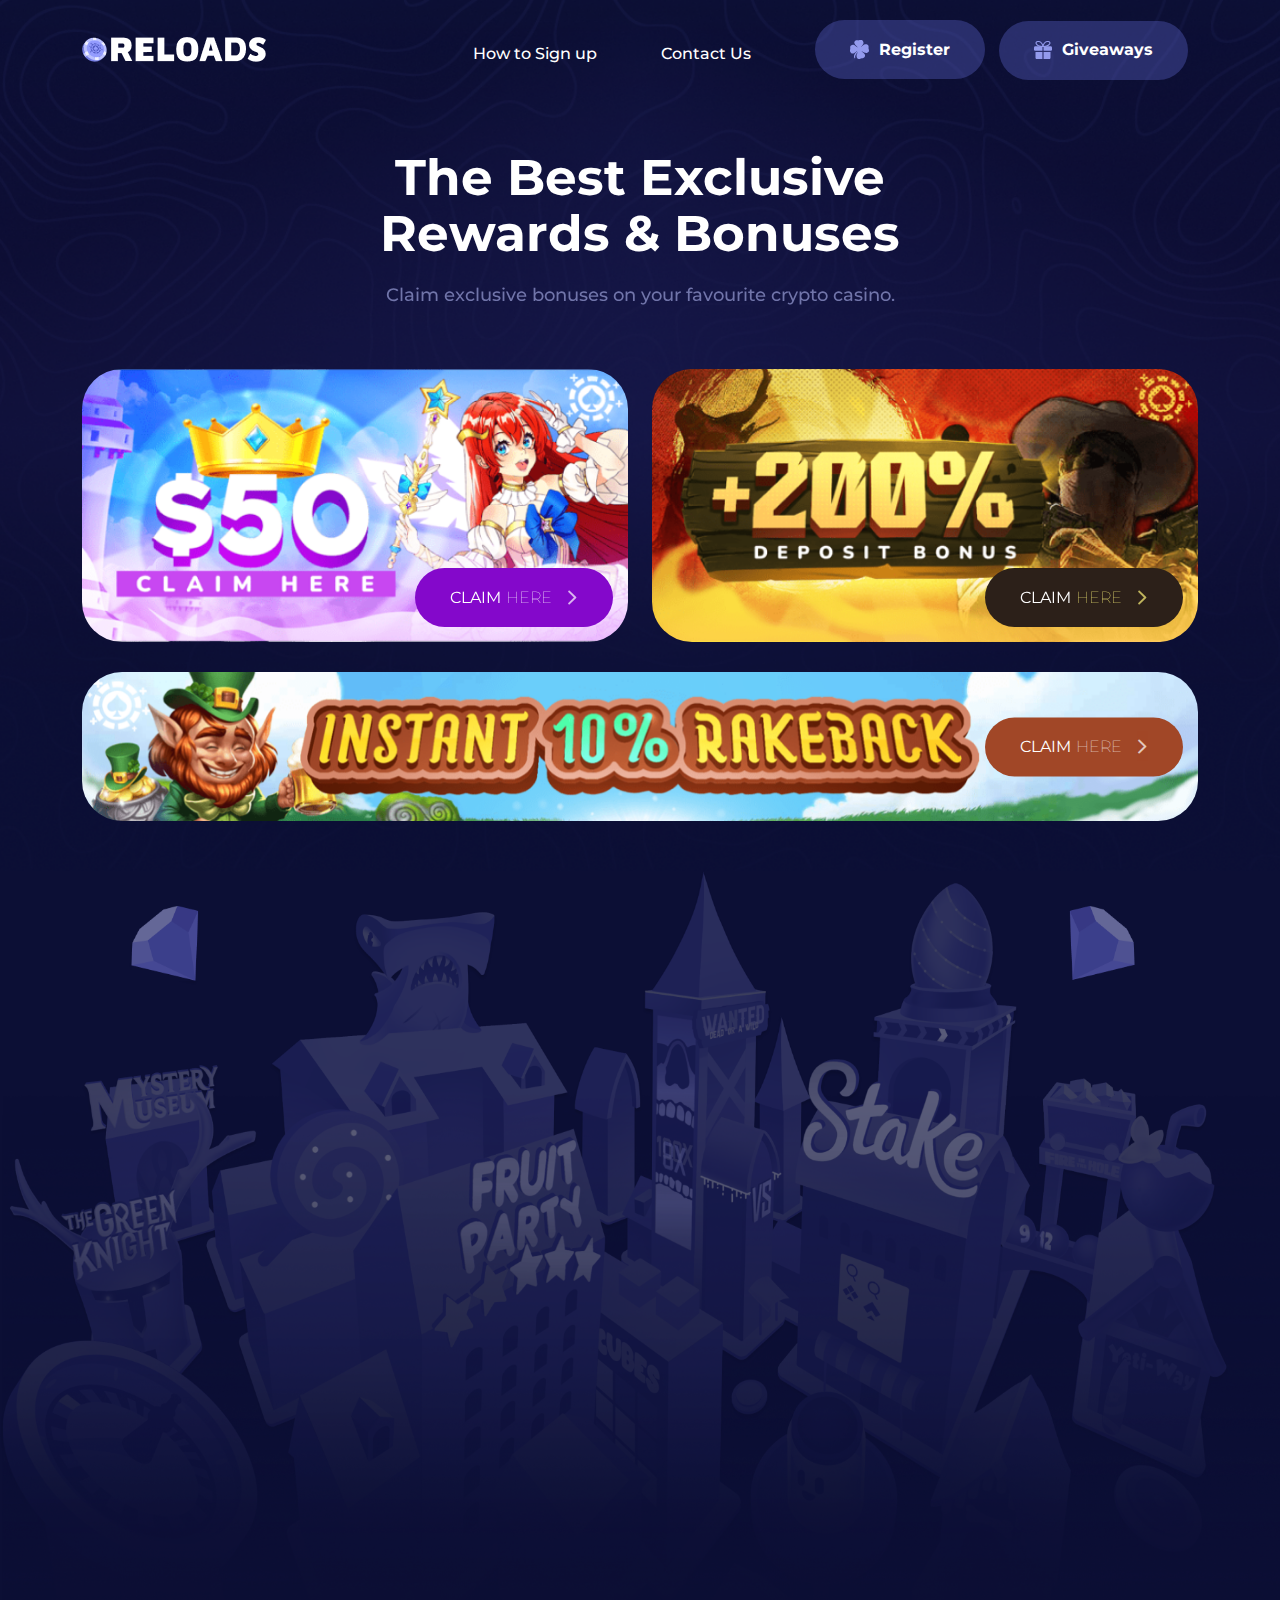
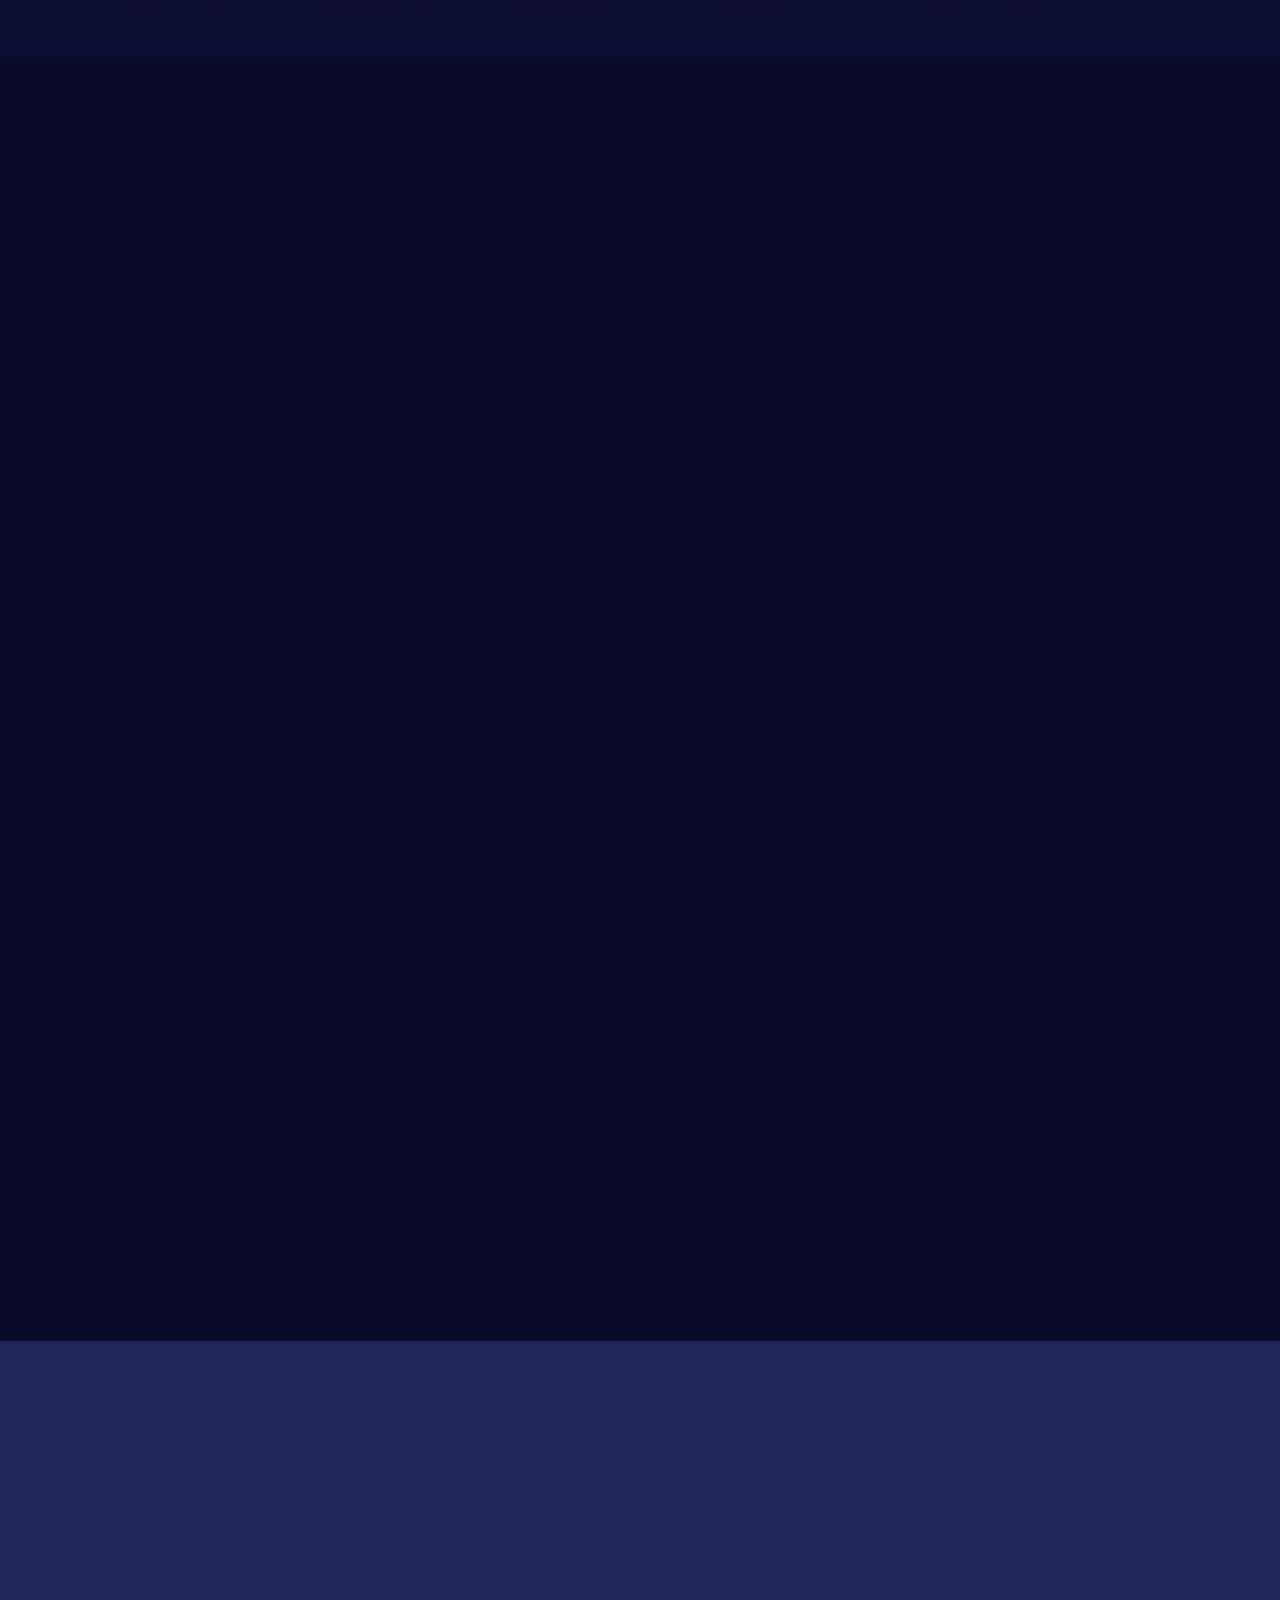
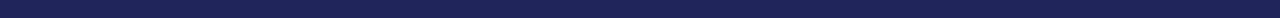
<file: index.html>
<!doctype html>
<html class="no-js" lang="">
    <head>
        <meta charset="utf-8">
        <meta http-equiv="x-ua-compatible" content="ie=edge">
        <title>Site Title Here</title>
        <meta name="description" content="">
        <meta name="viewport" content="width=device-width, initial-scale=1"> 
		<link rel="shortcut icon" type="./assets/img/favicon.ico" href="#">
        <link rel="icon" href="./assets/img/favicon.ico"/>
        <!-- Place favicon.ico in the root directory -->
        
		<!-- CSS here -->
        <link rel="stylesheet" href="assets/css/bootstrap.min.css">
        <link rel="stylesheet" href="assets/css/owl.carousel.min.css"> 
        <link rel="stylesheet" href="assets/css/slick.css"> 
        <link rel="stylesheet" href="assets/css/magnific-popup.css"> 
        <link rel="stylesheet" href="assets/css/fontawesome.min.css">  
        <link rel="stylesheet" href="assets/css/style.css">
        <link rel="stylesheet" href="assets/css/responsive.css">
        <link href="assets/css/aos.css" rel="stylesheet">

    </head>
    <body>

       
    <!-- header-area START -->
    <div class="header-area">
        <div class="container">
            <div class="row align-items-center">
                <div class="col-lg-2 col-6">
                    <div class="logo-area">
                        <a href="/"><img src="assets/img/logo.png" alt=""></a>
                    </div>
                </div>
                <div class="col-lg-10 d-none d-lg-block text-right">
                    <div class="menu-area">
                        <nav>
                            <ul id="nav">
                                <li><a href="./howto.html">How to Sign up</a></li>
                                <li><a href="#">Contact Us</a></li>  
                                <li><a class="theme-btn" href="./howto.html"><img src="assets/img/leaf.svg" alt=""> Register</a></li> 
                                <li><a class="theme-btn" href="./lastpage.html"><img src="assets/img/gift.svg" alt=""> Giveaways</a></li>
                            </ul>
                        </nav>
                    </div>
                </div>
                <div class="col-6 d-block d-lg-none text-center">
                    <div class="bar">
                        <a class="bar-icon siteBar-btn" href="#">
                            <span></span>
                        </a>
                    </div>
                </div>
            </div>
        </div>
    </div>
        <!-- mobile-menu START -->
        <div class="mobile-menu">
            <a href="#" class="bars siteBar-btn"><svg class="bi bi-x" width="1em" height="1em" viewBox="0 0 16 16" fill="currentColor" xmlns="http://www.w3.org/2000/svg">
                <path fill-rule="evenodd" d="M11.854 4.146a.5.5 0 010 .708l-7 7a.5.5 0 01-.708-.708l7-7a.5.5 0 01.708 0z" clip-rule="evenodd"/>
                <path fill-rule="evenodd" d="M4.146 4.146a.5.5 0 000 .708l7 7a.5.5 0 00.708-.708l-7-7a.5.5 0 00-.708 0z" clip-rule="evenodd"/>
            </svg></a> 
            <a href="index.html" class="mbl_logo"><img src="assets/img/logo.png" alt=""></a>
            <nav> 
                <ul>
                    <li><a href="./howto.html">How to Sign up</a></li>
                    <li><a href="#">Contact Us</a></li> 
                    <li><a class="theme-btn" href="./howto.html"><img src="assets/img/leaf.svg" alt=""> Register</a></li> 
                    <li><a class="theme-btn" href="./lastpage.html"><img src="assets/img/gift.svg" alt=""> Giveaways</a></li>
                </ul>
            </nav> 
        </div> 
    <!-- header-area END -->


    <!-- rewards_area STARTED -->
    <div class="rewards_area"> 
        <div class="rewards_top"> 
            <div class="container">
                <div class="row">
                    <div class="col-lg-6 offset-lg-3 text-center" data-aos="fade-up">
                        <div class="section_title">
                            <h1>The Best Exclusive
                                Rewards & Bonuses</h1>
                            <p>Claim exclusive bonuses on your favourite crypto casino.</p>
                        </div>
                    </div>
                </div>
                <div class="row">
                    <div class="col-lg-6">
                        <div class="banner_blk" data-aos="fade-right" data-aos-delay="100">
                            <img src="assets/img/banner50.png" alt="">
                            <a href="#" class="theme-btn pirpleBtn"><b>CLAIM</b> HERE <i class="far fa-angle-right"></i></a>
                        </div>
                    </div>
                    <div class="col-lg-6">
                        <div class="banner_blk" data-aos="fade-left" data-aos-delay="100">
                            <img src="assets/img/banner200.png" alt="">
                            <a href="#" class="theme-btn blackBtn"><b>CLAIM</b> HERE <i class="far fa-angle-right"></i></a>
                        </div> 
                    </div>
                    <div class="col-lg-12">
                        <div class="banner_blk btnInMdl" data-aos="fade-up" data-aos-delay="100">
                            <img src="assets/img/banner10.png" alt="">
                            <a href="#" class="theme-btn redBtn"><b>CLAIM</b> HERE <i class="far fa-angle-right"></i></a>
                        </div> 
                    </div>
                </div>
            </div>
        </div>
        <div class="rewards_bottom">
            <img src="assets/img/stack_backg.png" alt="" class="background">
            <div class="container">
                <div class="row">
                    <div class="col-lg-12">
                        <div class="rewards_wrp">
                            <div class="rewards_content" data-aos="fade-in"> 
                                <h2>Register Today
                                    Instantly</h2>
                                <p>Sign Up using code “foss”, choose a
                                    bonus, complete the steps and
                                    enjoy your bonus!</p>
                                <img src="assets/img/gift.png" alt="" data-aos="zoom-out" data-aos-delay="100">
                            </div>
                            <div class="rewards_img" data-aos="zoom-out" data-aos-delay="300">
                                <img class="stack_img hbrToLight" src="assets/img/stack_img.png" alt="">
                                <img class="stack_img_small hbrToLight" src="assets/img/stack_img_sml.png" alt="">
                                <img class="fire_img" src="assets/img/fireMachin.png" alt="" data-aos="zoom-in" data-aos-delay="350">
                            </div>
                            <a href="#" class="theme-btn withArrow hbrToLight" data-aos="fade-in" data-aos-delay="400"><div>Claim Bonus</div> <span><i class="fal fa-angle-right"></i></span></a>
                        </div>
                    </div>
                </div>
            </div>
        </div>
    </div>
    <!-- rewards_area END -->

    <!-- Stack-area STARTED  -->
    <div class="stack-area">
        <div class="container">
            <div class="row">
                <div class="col-lg-6 offset-lg-3">
                    <div class="section_title" data-aos="fade-up">
                        <img src="assets/img/stack_logo.png" alt="">
                        <h3>Exclusive Bonuses</h3>
                        <p>Choose the bonus you would like to claim, complete the steps and enjoy your bonus!</p>
                    </div>
                </div>
            </div>
            <div class="bonus-blks">
                <img src="assets/img/stake-card.png" data-aos="zoom-in" data-aos-delay="500" alt="">
                <div class="row">
                    <div class="col-lg-4 col-md-6">
                        <div class="bonus_blk" data-aos="fade-up" data-aos-delay="100">
                            <img src="assets/img/diamond.png" alt="">
                            <div class="bonus_top">
                                <h2>200% <span>Deposit Bonus</span></h2>
                                <p>Complete the steps to receive your reward.</p>
                                <a href="#" class="theme-btn withArrow"><div>Claim Bonus</div> <span><i class="fal fa-angle-right"></i></span></a>
                            </div>
                            <ul class="bonus_bottom">
                                <li><i class="fal fa-check"></i> <span>Sign up under promo code “foss”.</span></li>
                                <li><i class="fal fa-check"></i> <span>Deposit $200-$1,000.</span></li>
                                <li><i class="fal fa-check"></i> <span>Contact us on <i class="fab fa-twitter"></i> Twitter.</span></li>
                                <li><i class="fal fa-check"></i> <span>Ensure you are a legitimate account, Multi/Alt accounts are not eligible.</span></li>
                                <li><i class="fal fa-check"></i> <span>Receive 200% bonus. </span><i class="fas fa-info-circle"></i></li>
                            </ul>
                        </div>
                    </div>
                    <div class="col-lg-4 col-md-6">
                        <div class="bonus_blk" data-aos="fade-up" data-aos-delay="250">
                            <img src="assets/img/coins.png" alt="">
                            <div class="bonus_top">
                                <h2 style="color: #FED876;">$50 <span>Free Bonus</span></h2>
                                <p>Complete the steps to receive your reward.</p>
                                <a href="#" class="theme-btn withArrow"><div>Claim Bonus</div> <span><i class="fal fa-angle-right"></i></span></a>
                            </div>
                            <ul class="bonus_bottom">
                                <li><i class="fal fa-check"></i> <span>Sign up under promo code “foss”.</span></li>
                                <li><i class="fal fa-check"></i> <span>Deposit $50 & wager at least $50.</span></li>
                                <li><i class="fal fa-check"></i> <span>Contact us on <i class="fab fa-twitter"></i> Twitter.</span></li>
                                <li><i class="fal fa-check"></i> <span>Receive 200% bonus. </span><i class="fas fa-info-circle"></i></li>
                                <li><i class="fal fa-check"></i> <span>0 requirements or conditions. Multi/Alt
                                    accounts will be voided.</span></li>
                            </ul>
                        </div>
                    </div>
                    <div class="col-lg-4 col-md-6">
                        <div class="bonus_blk" data-aos="fade-up" data-aos-delay="400">
                            <img src="assets/img/trefles.png" alt="">
                            <div class="bonus_top">
                                <h2 style="color: #B1DD32;">RAKEBACK <span>Enable</span></h2>
                                <p>Complete the steps to receive your reward.</p>
                                <a href="#" class="theme-btn withArrow"><div>Claim Bonus</div> <span><i class="fal fa-angle-right"></i></span></a>
                            </div>
                            <ul class="bonus_bottom">
                                <li><i class="fal fa-check"></i> <span>Sign up under promo code “foss”.</span></li>
                                <li><i class="fal fa-check"></i> <span>As a supporter of mine, I welcome you to instant 10% rakeback which is only available for Bronze Tier VIP’s on Stake requiring $10,000 wagered but with my welcome offer you get it for free, instantly!</span></li>
                                <li><i class="fal fa-check"></i> <span>Simply contact support and tell them you have signed up with “foss” or “reloadsgg” and they will activate your instant 10% rakeback bonus. Enjoy!</span></li> 
                            </ul>
                        </div>
                    </div>
                </div>
            </div>
        </div>
    </div>
    <!-- Stack-area END  -->

    <!-- Footer-area STARTED -->
    <footer data-aos="fade-in" data-aos-delay="100">
        <img src="assets/img/stake-card2.png" alt="">
        <div class="container">
            <div class="row">
                <div class="col-lg-12">
                    <div class="footer-top">
                        <div class="footer-logo">
                            <img src="assets/img/logo_white.png" alt="">
                            <a href="#">© 2020 Reloads. All rights reserved</a>
                        </div>
                        <ul class="footer_social">
                            <li><span>Need help?</span></li>
                            <li><a href="#"><i class="fab fa-twitter"></i></a></li>
                            <li><a href="#"><i class="fab fa-discord"></i></a></li>
                        </ul>
                    </div>
                    <div class="footer-down">
                        <div> 
                            <h5>Disclaimer</h5>
                            <p>ReloadsGG is not responsible for misunderstood or incorrect bonuses or promotions. We highly recommend reading and understanding the conditions of the bonus before using it. If you need any help understanding a bonus or welcome offer, please contact us on <a href="#"><i class="fab fa-twitter"></i></a> Twitter.</p>
                        </div>
                        <img src="assets/img/begambleaware_dark.png" alt="">
                    </div>
                </div>
            </div>
        </div>
    </footer>
    <!-- Footer-area END -->



    
		<!-- JS here --> 
        <script src="assets/js/jquery-3.4.1.min.js"></script>
        <script src="assets/js/popper.min.js"></script>
        <script src="assets/js/bootstrap.min.js"></script>
        <script src="assets/js/owl.carousel.min.js"></script>
        <script src="assets/js/aos.js"></script>   
        <script src="assets/js/main.js"></script>
    </body>
</html>
</file>
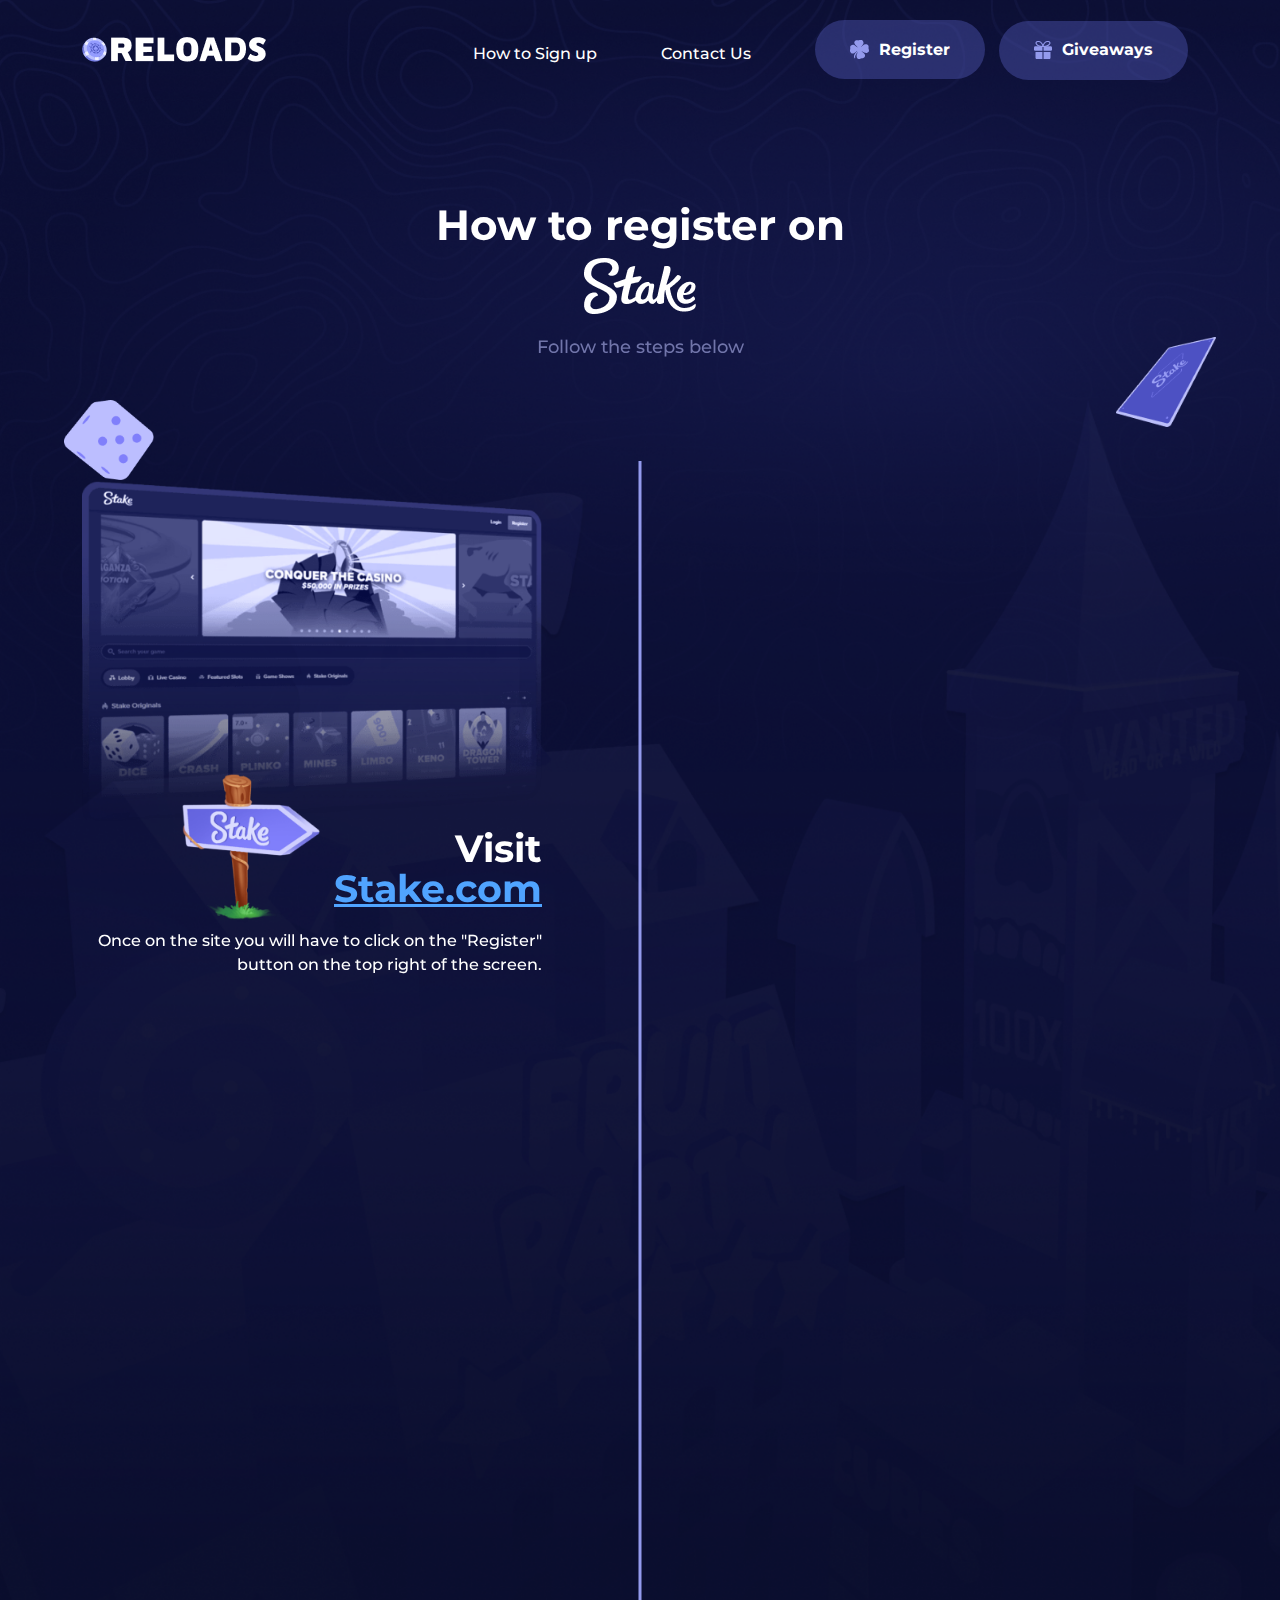
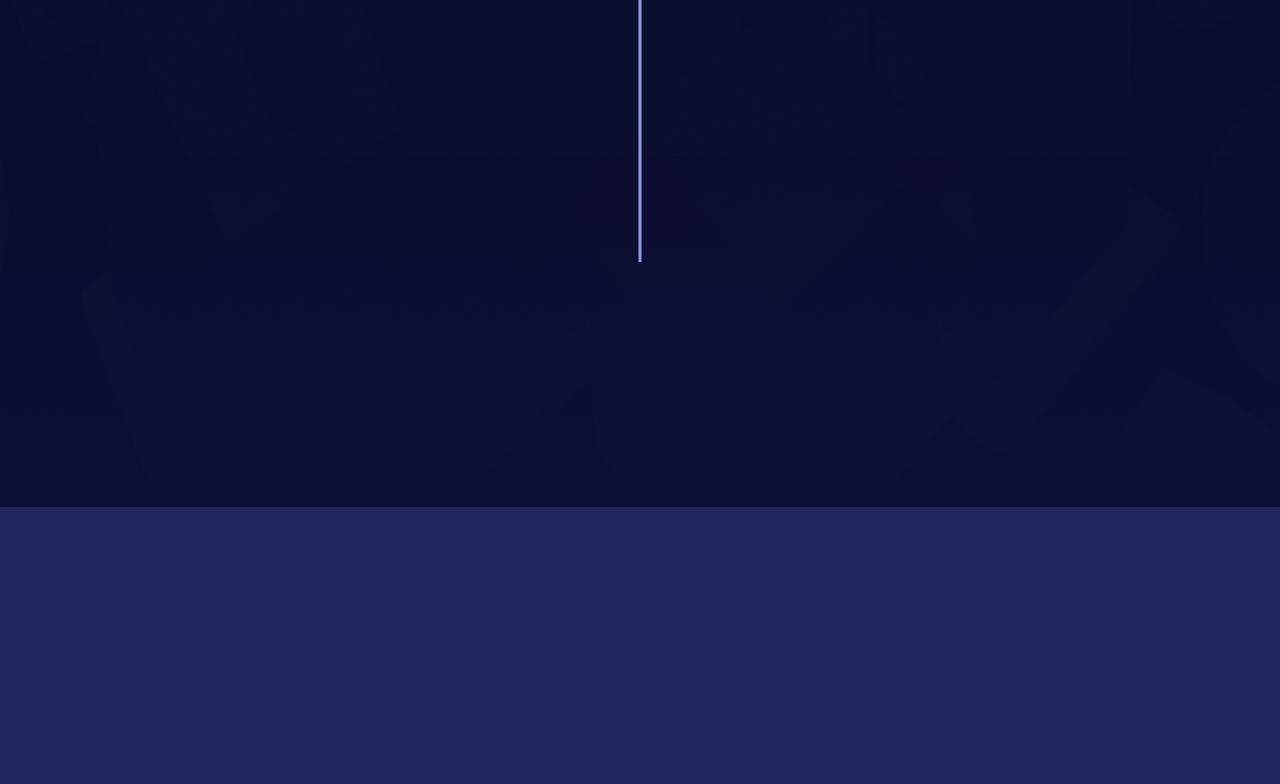
<file: howto.html>
<!doctype html>
<html class="no-js" lang="">
    <head>
        <meta charset="utf-8">
        <meta http-equiv="x-ua-compatible" content="ie=edge">
        <title>Site Title Here</title>
        <meta name="description" content="">
        <meta name="viewport" content="width=device-width, initial-scale=1"> 
		<link rel="shortcut icon" type="./assets/img/favicon.ico" href="#">
        <link rel="icon" href="./assets/img/favicon.ico"/>
        <!-- Place favicon.ico in the root directory -->
        
		<!-- CSS here -->
        <link rel="stylesheet" href="assets/css/bootstrap.min.css">
        <link rel="stylesheet" href="assets/css/owl.carousel.min.css"> 
        <link rel="stylesheet" href="assets/css/slick.css"> 
        <link rel="stylesheet" href="assets/css/magnific-popup.css"> 
        <link rel="stylesheet" href="assets/css/fontawesome.min.css">  
        <link rel="stylesheet" href="assets/css/style.css">
        <link rel="stylesheet" href="assets/css/responsive.css">
        <link href="assets/css/aos.css" rel="stylesheet">

    </head>
    <body>

       
    <!-- header-area START -->
    <div class="header-area">
        <div class="container">
            <div class="row align-items-center">
                <div class="col-lg-2 col-6">
                    <div class="logo-area">
                        <a href="/"><img src="assets/img/logo.png" alt=""></a>
                    </div>
                </div>
                <div class="col-lg-10 d-none d-lg-block text-right">
                    <div class="menu-area">
                        <nav>
                            <ul id="nav">
                                <li><a href="./howto.html">How to Sign up</a></li>
                                <li><a href="#">Contact Us</a></li>  
                                <li><a class="theme-btn" href="./howto.html"><img src="assets/img/leaf.svg" alt=""> Register</a></li> 
                                <li><a class="theme-btn" href="./lastpage.html"><img src="assets/img/gift.svg" alt=""> Giveaways</a></li>
                            </ul>
                        </nav>
                    </div>
                </div>
                <div class="col-6 d-block d-lg-none text-center">
                    <div class="bar">
                        <a class="bar-icon siteBar-btn" href="#">
                            <span></span>
                        </a>
                    </div>
                </div>
            </div>
        </div>
    </div>
        <!-- mobile-menu START -->
        <div class="mobile-menu">
            <a href="#" class="bars siteBar-btn"><svg class="bi bi-x" width="1em" height="1em" viewBox="0 0 16 16" fill="currentColor" xmlns="http://www.w3.org/2000/svg">
                <path fill-rule="evenodd" d="M11.854 4.146a.5.5 0 010 .708l-7 7a.5.5 0 01-.708-.708l7-7a.5.5 0 01.708 0z" clip-rule="evenodd"/>
                <path fill-rule="evenodd" d="M4.146 4.146a.5.5 0 000 .708l7 7a.5.5 0 00.708-.708l-7-7a.5.5 0 00-.708 0z" clip-rule="evenodd"/>
            </svg></a> 
            <a href="index.html" class="mbl_logo"><img src="assets/img/logo.png" alt=""></a>
            <nav> 
                <ul>
                    <li><a href="./howto.html">How to Sign up</a></li>
                    <li><a href="#">Contact Us</a></li> 
                    <li><a class="theme-btn" href="./howto.html"><img src="assets/img/leaf.svg" alt=""> Register</a></li> 
                    <li><a class="theme-btn" href="./lastpage.html"><img src="assets/img/gift.svg" alt=""> Giveaways</a></li>
                </ul>
            </nav> 
        </div> 
    <!-- header-area END -->
 
    <!-- howto-area STARTED  -->
    <div class="howto-area">
        <img src="assets/img/ludu_rock.png" class="ludoRock" alt="">
        <img src="assets/img/stake-card2.png" class="cardRight" alt="">
        <div class="container">
            <div class="row">
                <div class="col-lg-6 offset-lg-3">
                    <div class="section_title" data-aos="fade-up">
                        <h3>How to register on</h3>
                        <img src="assets/img/stack_logo.png" alt="">
                        <p>Follow the steps below</p>
                    </div>
                </div>
                <div class="col-lg-12">
                    <div class="all_steps">
                        <div class="prgLine d-none d-lg-block"></div>
                        <div class="step" data-aos="fade-up" data-aos-delay="100">
                            <img src="assets/img/step.png" alt="">
                            <div class="step_headings">
                                <img src="assets/img/stake_pillar.png" alt="">
                                <h3>Visit <a href="#">Stake.com</a></h3>
                            </div>
                            <p>Once on the site you will have to click on the "Register" button on the top right of the screen.</p>
                        </div>
                        <div class="step rightMode" data-aos="fade-up" data-aos-delay="200">
                            <img src="assets/img/step2.png" alt="">
                            <div class="step_headings">
                                <img src="assets/img/lock.png" alt="">
                                <h3>Fill in your <br/> Required informations</h3>
                            </div>
                            <p>Make sure to provide correct information.</p>
                        </div>
                        <div class="step" data-aos="fade-up" data-aos-delay="300">
                            <img src="assets/img/step3.png" alt="">
                            <div class="step_headings mt-3"> 
                                <h3>Enter the code <br> “<span style="color: #50A4FF;">Foss</span>”</h3>
                            </div>
                            <p>Sign Up using code “foss”, choose a
                                bonus, complete the steps and
                                enjoy your bonus!</p>
                        </div>
                        <div class="step rightMode onlyImg" data-aos="fade-up" data-aos-delay="400">
                            <img src="assets/img/step4.png" alt=""> 
                        </div>
                    </div>
                    <a href="#" class="theme-btn" data-aos="fade-up" data-aos-delay="450">play now</a>
                </div>
            </div> 
        </div>
    </div>
    <!-- howto-area END  -->

    <!-- Footer-area STARTED -->
    <footer data-aos="fade-in" data-aos-delay="100">
        <img src="assets/img/stake-card2.png" alt="">
        <div class="container">
            <div class="row">
                <div class="col-lg-12">
                    <div class="footer-top">
                        <div class="footer-logo">
                            <img src="assets/img/logo_white.png" alt="">
                            <a href="#">© 2020 Reloads. All rights reserved</a>
                        </div>
                        <ul class="footer_social">
                            <li><span>Need help?</span></li>
                            <li><a href="#"><i class="fab fa-twitter"></i></a></li>
                            <li><a href="#"><i class="fab fa-discord"></i></a></li>
                        </ul>
                    </div>
                    <div class="footer-down">
                        <div> 
                            <h5>Disclaimer</h5>
                            <p>ReloadsGG is not responsible for misunderstood or incorrect bonuses or promotions. We highly recommend reading and understanding the conditions of the bonus before using it. If you need any help understanding a bonus or welcome offer, please contact us on <a href="#"><i class="fab fa-twitter"></i></a> Twitter.</p>
                        </div>
                        <img src="assets/img/begambleaware_dark.png" alt="">
                    </div>
                </div>
            </div>
        </div>
    </footer>
    <!-- Footer-area END -->



    
		<!-- JS here --> 
        <script src="assets/js/jquery-3.4.1.min.js"></script>
        <script src="assets/js/popper.min.js"></script>
        <script src="assets/js/bootstrap.min.js"></script>
        <script src="assets/js/owl.carousel.min.js"></script>
        <script src="assets/js/aos.js"></script>   
        <script src="assets/js/main.js"></script>
    </body>
</html>
</file>
<file: assets/css/style.css>
/*   Theme default css */
@import url('https://fonts.googleapis.com/css2?family=Montserrat:wght@100;200;300;400;500;600;700;800;900&display=swap'); 
body {
  font-family: 'Montserrat', sans-serif;
  font-weight: 500; 
  color: #FFFFFF;
  font-size: 16px; 
  background-color: #20255B;
}

  
button {
  cursor: pointer; }

a:focus,
.button:focus {
  text-decoration: none;
  outline: none; }

a:focus,
a:hover {
  color: inherit;
  text-decoration: none; }

a,
button {
  color: inherit;
  outline: medium none; }

button:focus, input:focus, input:focus, textarea, textarea:focus {
  outline: 0; }

 
h1,
h2,
h3,
h4,
h5,
h6 {
  font-family: 'Montserrat', sans-serif; 
  color: #FFFFFF;
  margin-top: 0px; 
  font-weight: 700; 
 }

h1 a,
h2 a,
h3 a,
h4 a,
h5 a,
h6 a {
  color: inherit; }

h1 {
  font-size: 56px;
  line-height: 70px;
 }

h2 {
  font-size: 45px; 
  line-height: 56px;
}

h3 {
  font-size: 28px; }

h4 {
  font-size: 22px; }

h5 {
  font-size: 18px; }

h6 {
  font-size: 16px; }

ul {
  margin: 0px;
  padding: 0px; }

li {
  list-style: none; }

 .padding{
   padding-right: 0;
 }
 a{
   text-decoration: none;
 }
 .theme-btn {
  font-weight: 700;
  background: rgba(97, 106, 212, 0.35);
  display: flex;
  align-items: center;
  justify-content: center;
  padding: 0 35px;
  height: 59px;  
  position: relative;
  border-radius: 50px;
  z-index: 2; 
  overflow: hidden;
  transition: .3s;
}  

/* default-css END 
================================== */
 


.header-area {
  padding: 20px 0; 
  width: 100%;
  /* background-color: #0C0F35; */
  background-color: transparent;
  position: absolute;
  top: 0;
  left: 0; 
  z-index: 99;
}
.menu-area nav ul li {
  list-style: none;
  display: inline-block;
}

.menu-area nav ul li a {
  font-size: 16px; 
  display: inline-block;
  margin-right: 60px;
  position: relative;
}
.menu-area nav ul li a.theme-btn {
  margin-right: 10px;
  display: flex;
}  
.menu-area {
  text-align: right;
} 
a.theme-btn img {
  margin-right: 10px;
}
.menu-area nav ul li a.theme-btn:hover {
  background: #616AD4;
  color: #fff;
}


/* humbergar */
.bar a {
  width: 35px;
  height: 35px;
  float: right;
  position: relative;
} 
.bar a span {
  width: 100%;
  height: 3px;
  background: #fff;
  display: block;
  position: relative;
  top: 17px;
  border-radius: 30px;
  transition: .3s;
} 
.bar a span:before {left: 0;content: "";position: absolute;width: 100%;height: 100%;background: #fff;bottom: 10px;border-radius: 30px;transition: .3s;} 
.bar a span:after {left: 0;content: "";position: absolute;width: 100%;height: 100%;background: #fff;bottom: -10px;border-radius: 30px;transition: .3s;}
 
/* humbarger END */
 

/* mobile-menu START */
.mobile-menu {
  position: fixed;
  width: 320px;
  height: 100vh;
  background: #0c0e34;
  z-index: 99;
  box-shadow: 0px 0px 9px -1px #737373;
  top: 0;
  left: 0;
  transition: .3s;
  margin-left: -400px;
  padding: 30px;
  padding-top: 50px;
}
.siteBar{
  margin-left: 0; 
} 
.mobile-menu  nav ul li {
  list-style: none;
  margin-bottom: 10px;
  display: block;
}
a.mbl_logo {
  display: block;
  width: max-content;
  margin-bottom: 20px;
}
.mobile-menu nav ul li a {   
  transition: .3s;
} 
  
.mobile-menu a.theme-btn {
  margin-top: 10px;     
}   
.mobile-menu a.bars {
  position: absolute;
  right: 20px;
  top: 15px;
  width: 40px;
  height: 40px;
  background: red;
  text-align: center;
  line-height: 36px;
  border-radius: 50%;
  font-size: 26px;
  color: #fff;
  box-shadow: 0px 0px 17px -2px #0000004a;
}







/* Header section END and Rewards Section STARTED */



 


.rewards_top {
  background: url(../img/Background.png);
  padding-top: 150px;
  padding-bottom: 50px;
  background-repeat: no-repeat;
  background-size: cover;
  background-position: bottom;
}
.rewards_content p {
  color: #7175AA;
}
.section_title {
  margin-bottom: 50px;
  text-align: center;
}

.section_title h1 {
  margin-bottom: 20px;
}

.section_title p {
  font-size: 18px;
  color: #7175AA;
  margin: 0;
}
.section_title h3 {
  font-size: 42px;
}
.rewards_top .section_title {
  margin-bottom: 30px;
}
.section_title img {
  margin-bottom: 20px;
}
.banner_blk {
  display: block;
  margin-top: 30px;
  position: relative;
  transition: .3s;
}
.banner_blk img {
  transition: .3s;
  width: 100%;
  border-radius: 40px;
}
.banner_blk:hover img{
  filter: blur(2px);
}

.banner_blk a.theme-btn {
  position: absolute;
  bottom: 15px;
  right: 15px;
  font-weight: 4;
}
.banner_blk.btnInMdl a.theme-btn {
  bottom: 50%;
  transform: translateY(50%);
}
.banner_blk a.theme-btn i {
  font-size: 28px;
  margin-left: 15px;
  font-weight: 100;
  opacity: .7;
  transition: .3s;
}
.banner_blk a.theme-btn:hover i {
  margin-left: 25px;
}
.theme-btn b {
  margin-right: 5px;
}
a.theme-btn.pirpleBtn {
  background: #8408CB;
  box-shadow: 0 4px 4px 0 #0000;
}

a.theme-btn.blackBtn {
  background: #2C2019;
  box-shadow: 0 4px 4px 0 #0000;
  color: #FFF47B;
}

.banner_blk a.theme-btn b {
  color: #fff; 
}

a.theme-btn.redBtn {
  background: #A14727;
}
.rewards_bottom {
  position: relative;
  display: block;
  padding-top: 370px;
  padding-bottom: 40px;
  background-color: #0C0F35;
  z-index: 2;
  width: 100%;
}

.rewards_bottom img.background {
  position: absolute;
  top: 0;
  left: 0;
  width: 100%;
  height: 100%;
  z-index: -1;
  opacity: .5;
  transition: .3s;
  pointer-events: none;
  -webkit-user-drag: none;
}
.rewards_bottom.active img.background {
  opacity: 1;
} 
.howto-area a.theme-btn {
    background: #2dde32de;
    transition: .3s !important;
} 
.howto-area a.theme-btn:hover {background: #2dde32;box-shadow: 5px 5px 15px -2px #2dde32;}
.rewards_wrp {
  display: flex;
  align-items: center;
}

.rewards_content {
  text-align: right;
}

.rewards_img {
  position: relative;
  margin: 0 20px;
  transition: .3s;
}

.rewards_img img.fire_img {
  position: absolute;
  bottom: -40px;
  left: -280px;
  transition: .3s !important;
}
.rewards_bottom.active .rewards_content > img {
  margin-left: 80px;
}

.rewards_bottom.active .rewards_img img.fire_img {
  margin-left: -30px;
}
a.theme-btn.withArrow {
  z-index: 2;
  min-width: max-content;
  padding: 0;
  transition: .3s !important;
}

a.theme-btn.withArrow span {
  display: flex;
  align-items: center;
  padding: 0 20px;
  font-size: 28px; 
  height: 100%;
  justify-content: center;
}
 
a.theme-btn.withArrow div {
  background: rgb(97 106 212 / 75%);
  width: 100%;
  height: 100%;
  display: flex;
  align-items: center;
  padding:0 20px;
}
a.theme-btn.withArrow:hover {
  background: #525cc5;
}
.rewards_content img {
  display: block;
  margin-left: 50px;
  margin-top: 30px;
  transition: .3s !important;
  animation: shaking 1s infinite;
  position: relative;
}
@keyframes shaking {
  0%{
    transform: scale(.8) rotate(0deg);
  }
  35%{
    transform: scale(.9) rotate(5deg);
  }
  70%{
    transform: scale(1) rotate(-3deg);
  }
  100%{
    transform: scale(.8) rotate(0deg);
  }
}





/* Rewards section END and Stack Section STARTED */


 
.stack-area {
    background: rgba(10, 12, 44, 1);
    padding-top: 100px;
    padding-bottom: 150px;
}

.bonus_blk {
    width: 100%;
    height: 100%;
    position: relative;
    background: #0C0F35;
    padding: 30px;
    margin-top: 50px;
    border-radius: 10px;
    padding-top: 0;
}

.bonus_blk .bonus_top {
    text-align: center;
}

.bonus_blk .bonus_top h2 {
    color: #51AAFF;
    font-weight: 900;
    font-size: 48px;
}

.bonus_blk .bonus_top h2 span {
    display: block;
    font-size: 24px;
    font-weight: 600;
    color: #fff;
    line-height: 34px;
}

.bonus_blk .bonus_top {
    border-bottom: 1px solid #20255B;
    padding-bottom: 20px;
}

.bonus_blk .bonus_top p {
    margin: 0;
    font-size: 14px;
    color: #7175AA;
}

.bonus_blk > img {
    display: block;
    margin: auto;
    width: auto;
    height: 120px;
    position: relative;
    top: -40px;
} 
.bonus_blk .bonus_top a.theme-btn {
  margin-top: 10px;
  justify-content: space-between; 
  padding-left: 0;
}
ul.bonus_bottom {
    margin-top: 10px;
}

ul.bonus_bottom li {
    display: flex;
    align-items: baseline;
    margin-bottom: 15px;
}

ul.bonus_bottom li > i {
    margin-right: 15px;
    color: #616AD4;
}

ul.bonus_bottom li i {
    color: #45A2F8;
}

ul.bonus_bottom li i.fas.fa-info-circle {
    margin: 0;
    margin-left: 10px;
    color: #464A7E;
}
.bonus-blks {
  position: relative;
}

.bonus-blks > img {
  position: absolute;
  right: -50px;
  top: -40px;
  z-index: 2;
  animation: shaking 3s infinite;
}
.rewards_img img.stack_img_small {
  position: absolute;
  top: 53%;
  left: 17%;
  max-width: 25%;
  transform-origin: left;
  transition: .3s;
}
.rewards_bottom.active .rewards_img img.stack_img_small {
  transform: scale(1.6);
}



/* Stack section END and Footer Section STARTED */




footer {
  padding: 30px 0;
  padding-top: 40px;
  position: relative;
  background: #0C0F35;
}

footer > img {
  position: absolute;
  top: -70px;
  left: 10%;
  animation: shaking 3s infinite;
}

.footer-top {
  display: flex;
  align-items: center;
  justify-content: space-between;
  margin-bottom: 20px;
  border-bottom: 1px solid rgba(113, 117, 170, 0.25);
  padding-bottom: 30px;
}

.footer-logo img {
  margin-right: 20px;
}

.footer-logo {
  display: flex;
  align-items: center;
}

.footer-logo a {
  background: rgba(97, 106, 212, 0.25);
  padding: 15px 20px;
  border-radius: 50px;
  color: #616AD4;
}

ul.footer_social {
  display: flex;
  align-items: center;
}

ul.footer_social li a {margin-left: 10px;display: flex;width: 50px;height: 50px;background: rgba(97, 106, 212, 0.25);border-radius: 150px;color: #616AD4;align-items: center;justify-content: center;font-size: 20px;transition: .3s;}

ul.footer_social li span {
  margin-right: 20px;
}

ul.footer_social li a:hover {
  background: #616AD4;
  color: #fff;
}

.footer-down {
  display: flex;
  align-items: center;
  justify-content: space-between;
}

.footer-down p {
  color: #7175AA;
  margin: 0;
}

.footer-down > div {
  padding-right: 10px;
}

.footer-down p a {
  color: #45A2F8;
}






/* Home page end and Howto Page started
====================================== */








.howto-area {
  padding: 200px 0 140px 0;
  background-image: url(../img/howto_backg.png);
  background-size: cover;
  position: relative;
}
.step {
  width: 460px; 
  text-align: right;
  margin-top: -150px; 
}
.step.rightMode.onlyImg {
  margin-top: -100px;
}
.step:first-child{
  margin-top: 0;
}
.step img {
  max-width: 100%;
}

.step_headings {
  position: relative;
}

.step_headings h3 {
  font-size: 38px;
  line-height: 40px;
  margin-bottom: 20px;
}

.step_headings h3 a {
  display: block;
  color: #50A4FF;
  text-decoration: underline;
}

.step_headings img {
  position: absolute;
  left: 100px;
  bottom: -15px;
  max-width: 138px;
}

.step.rightMode {
  text-align: left;
  margin-left: auto;
}

.step.rightMode .step_headings img {
  left: 220px;
  bottom: 40px;
}
.all_steps {
  position: relative;
  overflow: hidden;
  padding: 170px 0 100px 0;
  margin-top: 50px;
}
.all_steps .prgLine {
  position: absolute;
  left: 50%;
  width: 2px;
  background: white;
  z-index: 2;
  top: 0;
  transform: translateX(-50%);
}
.all_steps:after {
  content: "";
  position: absolute;
  width: 3px;
  height: 100%;
  background: #939AED;
  left: 50%;
  top: 0;
  transform: translateX(-50%);
}

.howto-area a.theme-btn {
  width: max-content;
  margin: auto;
  margin-top: 50px;
  font-weight: 400;
  text-transform: capitalize;
  height: 55px;
  border-radius: 5px;
  background: #2dde32;
  color: #000;
  padding: 0 50px;
}
.howto-area img.ludoRock {
  position: absolute;
  top: 19%;
  left: 5%;
  max-width: 90px;
  animation: shaking 1s infinite;
}

.howto-area  img.cardRight {
  top: 16%;
  right: 5%;
  position: absolute;
  max-width: 100px;
  animation: shaking 1s infinite;
}

























/*================= Page 3 Start ============*/
main.page-3 .container {
  max-width: 1550px;
}

/* Giveaway-area section STARTED */

section.Giveaway-area {
  padding: 150px 0 100px;
  position: relative;
  overflow: hidden;
  /* background: url(../img/stack_backg.png); */
  background-size: cover;
  background-repeat: no-repeat;
}

img.stack_backg {
    position: absolute;
    z-index: -7;
    bottom: -33%;
    /* display: none; */
    opacity: .3;
    width: 105%;
}

section.Giveaway-area:before {
    content: "";
    position: absolute;
    width: 100%;
    height: 100%;
    left: 0;
    top: 0;
    background: linear-gradient(359deg, rgba(12, 15, 53, 0) -180%, #0C0F35 -89.4%);
    opacity: 0.8;
}
.Giveaway_top {display: flex;justify-content: center;align-items: center;margin: 0px 0 80px;position: relative;}

.Giveaway_top .give_blk i {
    /* max-width: 960px; */
    height: 540px;
}

.Giveaway_top .give_blk {
    text-align: center;
    max-width: 960px;
}

.Giveaway_top .give_blk a {
    font-size: 20px;
    padding: 15px 85px;
    bottom: 3px;
} 

.gift_img img {
  max-width: 80px;
    position: absolute;
    animation: shaking 1s infinite;
  
}
.gift-left {left: 0%;bottom: 30px;}
.gift-right {
  right: 0%;
  transform: rotate(45deg);
  top: 30%;
}
.give_blk {position: relative;max-width: 465px;padding-bottom: 30px;}

.give_blk a {
    background: #616AD4;
    border-radius: 31.5px;
    display: block;
    font-weight: 700;
    font-size: 18px;
    line-height: 30px;
    padding: 10px 60px;
    width: max-content;
    position: absolute;
    bottom: 10px;
    left: 50%;
    transform: translateX(-50%);
    transition: .3s;
}

.give_blk i {
    display: block;
    /* max-width: 465px; */
    height: 260px;
    width: 100%;
    background: #0F123A;
    border: 4px solid #939AED;
    border-radius: 30px;
    box-sizing: border-box;
    text-align: center;
    overflow: hidden;
}

.give_blk i img {
    width: 100%;
    height: 100%;
    object-fit: cover;
}
.Giveaway_slider {
}
.owl-dots {
  display: flex;
  width: max-content;
  margin: auto;
  margin-top: 50px;
}

.owl-dot {
    width: 12px;
    height: 12px;
    border-radius: 50%;
    background: #616AD4;
    margin: 0 3px;
}

.owl-dot.active {
    background: #fff;
}
/* Giveaway-area section END and price-area Section STARTED */
.price-area {background: #0A0C2C;padding: 50px 0;}
.price_row{
    align-items: center;
}
.price_wrp {
}
.price_blk {display: flex;align-items: center;justify-content: space-between;border-radius: 30px;padding: 10px 20px;padding-left: 0;width: 100%;position: relative;z-index: 0;margin:  60px 0;}

.price_blk:before {
    content: "";
    position: absolute;
    right: 0;
    top: 50%;
    width: 95%;
    height: 100px;
    background: #0C0F35;
    border-radius: 30px;
    z-index: -1;
    transform: translateY(-50%);
}

.price_blk a {
    background: #616AD4;
    border-radius: 19px;
    font-weight: 700;
    font-size: 15px;
    padding: 12px 60px;
    line-height: 30px;
    transition: .3s;
}
.give_blk a:hover,.price_blk a:hover{
  background: #fff;
  color: #616AD4;
}
.price_blk i img {
    width: 100%;
}

.price_blk h1 span {
    font-size: 20px;
    font-weight: 600;
    display: block;
    color: #ffff;
}

.price_blk h5 {
    text-align: center;
    font-size: 20px;
    font-weight: 700;
    margin: 0;
}

.price_blk h5 span {
    font-weight: 500;
    display: block;
}

.price_blk h1 {
    text-align: center;
    font-size: 40px;
    font-weight: 800;
    line-height: 1;
    width: 300px;
    margin-bottom: 0;
}

.price_blk i {
    max-width: 100px;
}
.price_right {text-align: right;}

.price_right a {
    max-width: 101px;
}

.price_right a img {
    object-fit: cover;
    max-width: 125px;
    /* width: 100%; */
}
i.diamond_roted {
  transform: rotate(-25deg);
}
/* price-area section END */


/*================= Page 3 End ===============*/
</file>
<file: assets/css/responsive.css>
/* Big screen :1200px. */
@media (min-width: 1200px) and (max-width: 1500px) {
    .section_title h1 { 
        font-size: 50px;
        line-height: 56px;
    }
    .rewards_img img.stack_img {
        max-width: 470px;
    } 
    .rewards_img img.fire_img {
        position: absolute;
        bottom: -45px;
        left: -175px;
        max-width: 220px;
    }
    .rewards_bottom { 
        padding-top: 240px; 
    }
    .bonus_blk > img { 
        height: 95px; 
        top: -25px;
    }
    .bonus_blk .bonus_top h2 { 
        font-weight: 600;
        font-size: 40px;
    }
    .bonus-blks > img { 
        right: -30px;
        top: 0px; 
        max-width: 100px;
    }

    /*====== Page 3 Start========= */
    .Giveaway_top .give_blk {
        max-width: 900px;
    }
    img.gift-right {
        right: 0;
    }
    
    img.gift-left {
        left: 0;
    }
    /*====== Page 3 End========= */









}


/* Normal screen :992px. */
@media (min-width: 992px) and (max-width: 1200px) {
    .section_title h1 {
        font-size: 42px;
        line-height: 50px;
    }
    .rewards_img img.stack_img {
        max-width: 340px;
    } 
    .rewards_img img.fire_img {
        position: absolute;
        bottom: -45px;
        left: -150px;
        max-width: 180px;
    }
    .rewards_bottom { 
        padding-top: 150px; 
    }
    .bonus_blk > img { 
        height: 95px; 
        top: -25px;
    }
    .bonus_blk .bonus_top h2 {
        font-weight: 600;
        font-size: 34px;
        line-height: 40px;
    }
    .bonus-blks > img { 
        right: -15px;
        top: 0px; 
        max-width: 100px;
    }
    .rewards_content img { 
        max-width: 50px;
    }
    .bonus_blk { 
        padding: 20px; 
    }
    ul.bonus_bottom li { 
        font-size: 14px;
    }
    .step {
        width: 420px;  
    }


  /*====== Page 3 Start========= */
  .Giveaway_top .give_blk {
    max-width: 626px;
}

.Giveaway_top .give_blk i {
height: 410px;
}
img.gift-right {
}

img.gift-left {
    left: 4%;
}
.give_blk i{
height: 275px;
}
.price_row{
flex-direction: column-reverse;
}
.price_right {
text-align: center;
margin-top: 30px;
}
/*====== Page 3 End========= */




}

 
/* Tablet screen :768px. */
@media (min-width: 768px) and (max-width: 991px) {
    .section_title h1 {
        font-size: 42px;
        line-height: 50px;
    }
    .rewards_img img.stack_img {
        max-width: 340px;
    } 
    .rewards_img img.fire_img {
        position: absolute;
        bottom: -45px;
        left: -150px;
        max-width: 180px;
    }
    .rewards_bottom { 
        padding-top: 20px; 
    }
    .bonus_blk > img { 
        height: 95px; 
        top: -50px;
    }
    .bonus_blk .bonus_top h2 {
        font-weight: 600;
        font-size: 34px;
        line-height: 40px;
    }
    .bonus-blks > img { 
        right: -15px;
        top: 0px; 
        max-width: 100px;
    }
    .rewards_content img { 
        max-width: 50px;
    }
    .bonus_blk { 
        padding: 20px;  
        height: auto;
    }
    ul.bonus_bottom li { 
        font-size: 14px;
    }
    .footer-top {
        flex-wrap: wrap;
        justify-content: center;
    }
    
    .footer-logo {
        margin-bottom: 20px;
    }

    .footer-down{
        flex-wrap: wrap;
        justify-content: center;
    }
    .footer-down img{
        margin-top: 30px;
    }
    .banner_blk img { 
        border-radius: 20px;
    }
    .rewards_wrp {
        display: block;
        text-align: center;
        max-width: 400px;
        margin: auto;
    }
    
    .rewards_wrp a.theme-btn {
        margin: auto;
        margin-top: 45px;
        width: max-content;
    }
    .rewards_content {
        text-align: center;
    }
    .rewards_content img { 
        width: max-content;
        margin-left:none;
        margin-top: none; 
        margin: auto;
    }

    .rewards_bottom img.background{
        display: none;
    }
    .stack-area { 
        padding-top: 50px;
        padding-bottom: 70px;
    }
    footer > img { 
        top: -25px; 
        max-width: 70px;
    }
    .theme-btn { 
        padding: 0 35px;
        height: 45px; 
    }
    .step {
        width: 460px;
        text-align: left;
        margin: auto;
        margin-top: 50px;
    }
    .all_steps:after{
        display: none;
    }
    .step_headings img { 
        left: 200px; 
    }
    .step.rightMode.onlyImg {
        margin-top: 38px;
        text-align: center;
    }
    .all_steps {  
        padding: 0;
        margin: 0;
    }



 /*====== Page 3 Start========= */
 .Giveaway_top .give_blk {
    max-width: 460px;
}

.Giveaway_top .give_blk i {
height: 290px;
}
img.gift-right {
    right: 0;
}

img.gift-left {
    left: 0;
}
.give_blk i{
height: 230px;
}
.price_row{
    flex-direction: column-reverse;
}
.price_right {
    text-align: center;
    margin-top: 30px;
}
.price_blk h1 {
    font-size: 30px;
    width: 200px;
}

.price_blk h1 span {
    font-size: 16px;
}

.price_blk h5 {
    font-size: 16px;
}

.price_blk a {
    padding: 10px 30px;
}

.price_blk {
    margin: 30px 0;
}
.gift_img img { 
    max-width: 60px;
}
/*====== Page 3 End========= */

.rewards_bottom.active .rewards_content > img {
    margin:auto;
  }

  .rewards_img {
    max-width: 340px;
    margin: auto;
}









}

 
/* small screen :320px. */
@media (max-width: 767px) {
    body{
        font-size: 15px;
    }
    .section_title p {
        font-size: 15px;
        color: #7175AA;
        margin: 0;
    }
    .section_title h1 {
        font-size: 28px;
        line-height: 32px;
        margin-bottom: 15px;
    }
    .rewards_img img.stack_img {
        max-width: 180px;
    } 
    .rewards_img img.fire_img {
        position: absolute;
        bottom: -27px;
        left: -24px;
        max-width: 80px;
    }
    .rewards_bottom { 
        padding-top: 20px; 
    }
    .bonus_blk > img {
        height: 60px;
        top: -45px;
    }
    .bonus_blk .bonus_top { 
        margin-top: -25px;
    }
    .bonus_blk .bonus_top h2 {
        font-weight: 600;
        font-size: 34px;
        line-height: 40px;
    }
    .bonus-blks > img {
        right: -5px;
        top: 15px;
        max-width: 80px;
    }
    .rewards_content img { 
        max-width: 50px;
    }
    .bonus_blk { 
        padding: 20px;  
        height: auto;
    }
    ul.bonus_bottom li { 
        font-size: 14px;
    }
    .footer-top {
        flex-wrap: wrap;
        justify-content: center;
    }
    
    .footer-logo {
        margin-bottom: 20px;
        display: block;
        text-align: center;
    }
    .footer-logo a { 
        display: block;
        padding: 10px 14px; 
        margin-top: 10px;
    }
    .footer-down{
        flex-wrap: wrap;
        justify-content: center;
    }
    .footer-down img{
        margin-top: 30px;
    }
    .banner_blk img { 
        border-radius: 20px;
    }
    .rewards_wrp {
        display: block;
        text-align: center;
        max-width: 400px;
        margin: auto;
    }
    
    .rewards_wrp a.theme-btn {
        margin: auto;
        margin-top: 45px;
        width: max-content;
    }
    .rewards_content {
        text-align: center;
    }
    .rewards_content img { 
        width: max-content;
        margin-left:none;
        margin-top: none; 
        margin: auto;
    }

    .rewards_bottom img.background{
        display: none;
    }
    .stack-area { 
        padding-top: 50px;
        padding-bottom: 70px;
    }
    footer > img { 
        top: -25px; 
        max-width: 70px;
    }
    .theme-btn { 
        padding: 0 35px;
        height: 45px; 
    }
    .rewards_top { 
        padding-top: 100px;
        padding-bottom: 50px; 
    }
    .rewards_top .section_title {
        margin-bottom: 10px;
    }
    .banner_blk { 
        margin-top: 15px; 
    }
    .banner_blk a.theme-btn {
        padding: 0px 15px;
        height: 40px;
        font-size: 14px;
    }
    .rewards_content h2 {
        font-size: 26px;
        line-height: 34px;
    }
    .section_title h3 {
        font-size: 24px;
    } 
    .banner_blk.btnInMdl img {
        border-radius: 10px;
        display: block;
        object-fit: cover;
    }
    
    .banner_blk.btnInMdl a {
        position: unset;
        transform: translate(0) !important;
        margin-top: 8px;
    }



    .step {
        width: 100%;
        max-width: 400px;
        text-align: left;
        margin: auto;
        margin-top: 50px;
    }
    .all_steps:after{
        display: none;
    }
    .step_headings img { 
        left: 150px; 
    }
    .step.rightMode.onlyImg {
        margin-top: 38px;
        text-align: center;
    }
    .all_steps {  
        padding: 0;
        margin: 0;
    }
    .step_headings h3 {
        font-size: 30px;
        line-height: 30px;
        margin-bottom: 20px;
    }
    .step.rightMode .step_headings img {
        left: 190px;
        bottom: 40px;
    } 
    .howto-area {
        padding: 130px 0 60px 0; 
    }

    .howto-area img.ludoRock { 
        top: 17%;
        left: 5%;
        max-width: 60px; 
    }
    .howto-area img.cardRight {
        top: 13%; 
        max-width: 70px; 
    }
/*====== Page 3 Start========= */
.Giveaway_top .give_blk {
    max-width: 460px;
}

.Giveaway_top .give_blk a {
padding: 10px 55px;
font-size: 18px;
bottom: 10px;
}

.Giveaway_top .give_blk i {
height: 100%;
min-height: 230px;
}

.Giveaway_top .give_blk i img {
display: block;
min-height: 230px;
}
.gift_img img {
    right: 0;
    display: none;
}

img.gift-left {
    left: 0;
}
.give_blk i{
height: 230px;
}
.give_blk{
max-width: 322px;
margin: auto;
}

.give_blk i {
height: 200px;
}
.price_row{
    flex-direction: column-reverse;
}
.price_right {
    text-align: center;
    margin-top: 30px;
}
.price_blk h1 {
    font-size: 30px;
    width: 200px;
}

.price_blk h1 span {
    font-size: 16px;
}

.price_blk h5 {
    font-size: 16px;
}

.price_blk a {
    padding: 8px 40px;
}

.price_blk {
    margin: 20px 0 15px;
    flex-direction: column;
    padding: 30px 0;
}

.price_blk i {
margin-bottom: 10px;
}

.price_blk h1 {
margin: 20px 0;
}

.price_blk h5 {
margin-bottom: 20px;
}
.price_blk:before{
height: 100%;
width: 100%;
max-width: 275px;
left: 50%;
transform: translate(-50%, -50%);
}
.Giveaway_top {
margin-bottom: 40px;
}

section.Giveaway-area {
padding: 50px 0;
padding-top: 100px;
}

.give_blk a {
font-size: 16px;
padding: 8px 40px;
}

.owl-dot {
width: 10px;
height: 10px;
}

.owl-dots {
margin-top: 30px;
}
/*====== Page 3 End========= */


.rewards_bottom.active .rewards_content > img {
    margin:auto;
  }
  .rewards_img {
    max-width: 180px;
    margin: auto;
}
 
}
 
/* Large Mobile screen :480px. */
@media only screen and (min-width: 480px) and (max-width: 767px) {
.container {width:450px}
 
}
</file>
